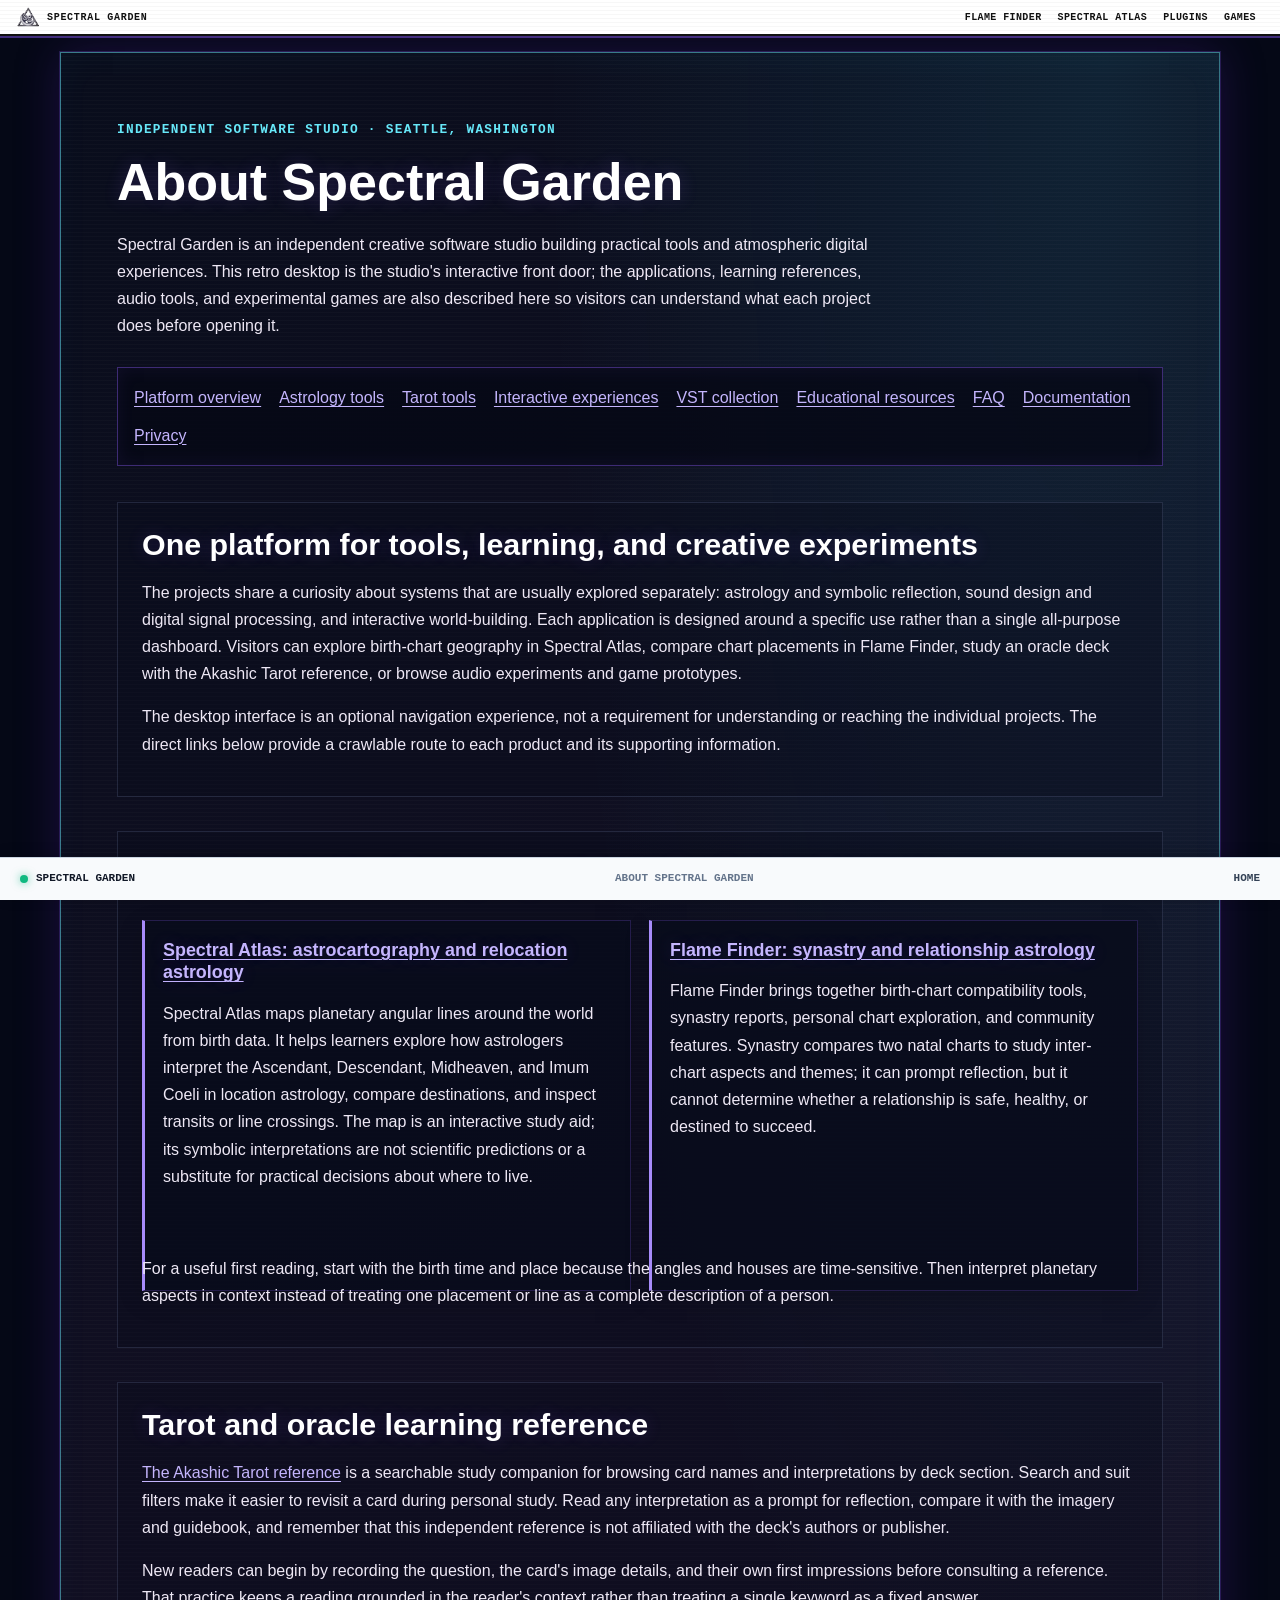
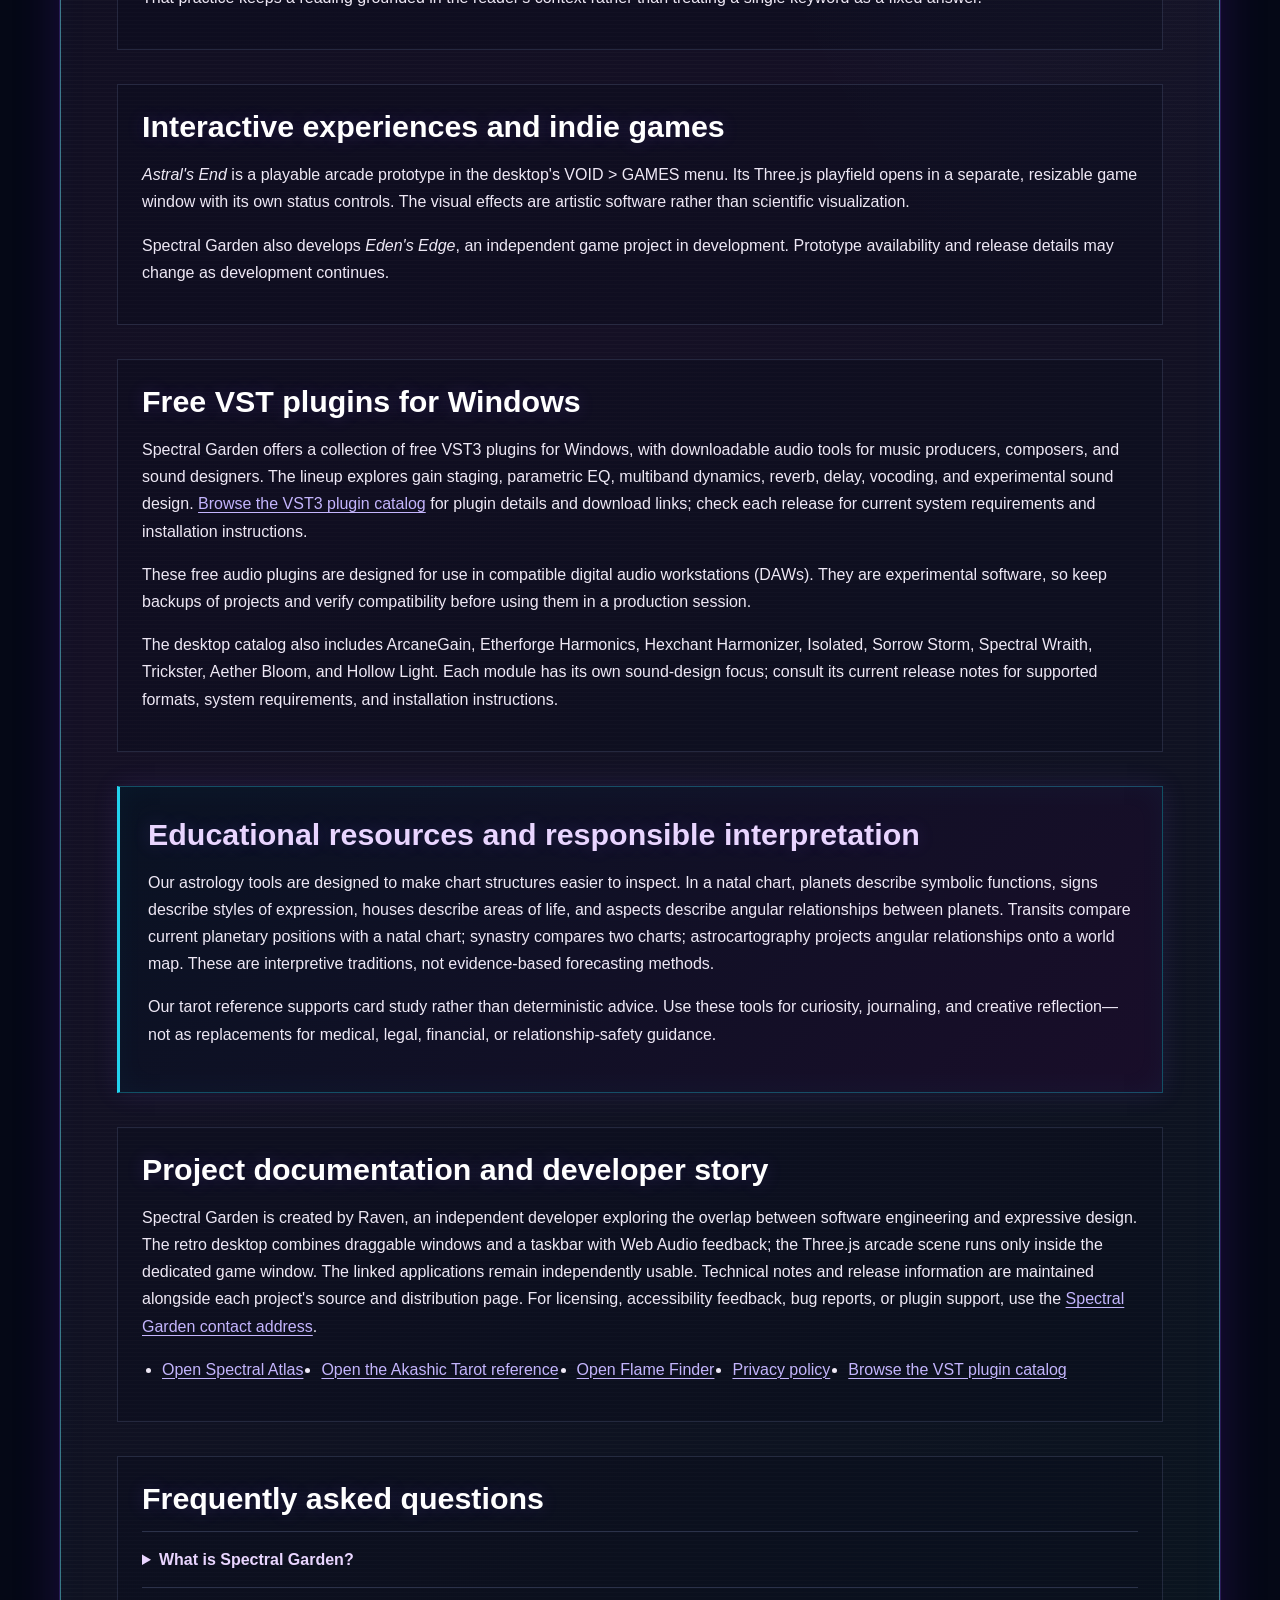
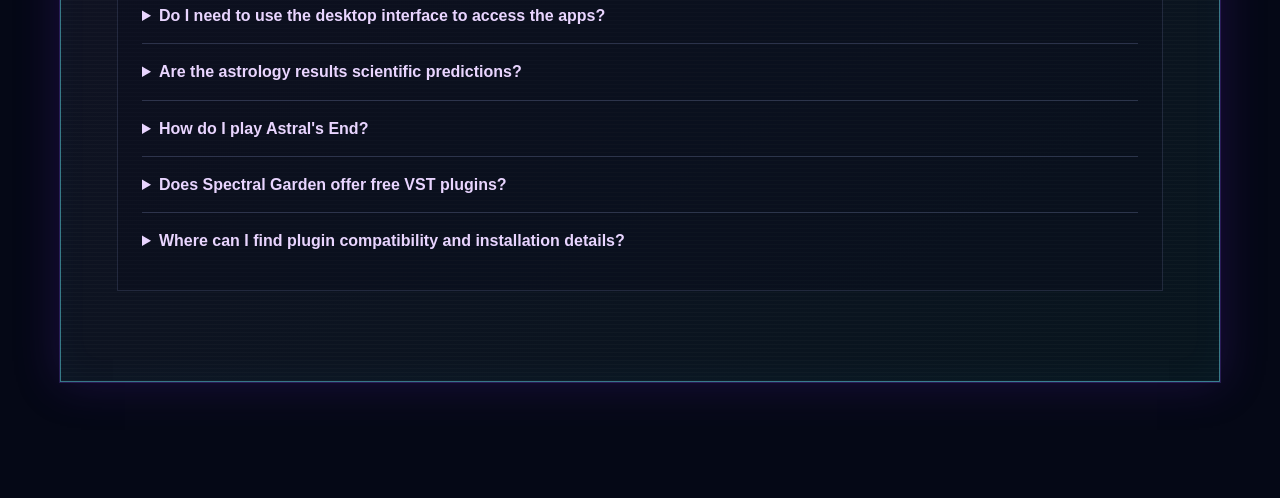
<file: about.html>
<!doctype html>
<html lang="en">
<head>
    <meta charset="utf-8">
    <meta name="viewport" content="width=device-width, initial-scale=1">
    <title>About Spectral Garden | Independent Creative Software Studio</title>
    <meta name="description" content="Learn about Spectral Garden's astrology and tarot study tools, audio plugins, and interactive creative projects.">
    <meta name="author" content="Raven - Spectral Garden">
    <meta name="robots" content="index,follow">
    <link rel="canonical" href="https://spectralgarden.net/about.html">
    <link rel="icon" type="image/png" href="assets/images/sglogo.png">
    <link rel="stylesheet" href="seo-content.css">
    <style>
        body {
            margin: 0;
            min-height: 100vh;
            background: #050816;
        }
    </style>
</head>
<body class="site-guide-page">
    <header class="site-app-header">
        <a class="site-app-brand" href="https://spectralgarden.net/" aria-label="Spectral Garden home">
            <img src="assets/images/sglogo.png" alt="">
            <span>SPECTRAL GARDEN</span>
        </a>
        <nav class="site-app-links" aria-label="Spectral Garden apps">
            <a href="https://flamefinder.spectralgarden.net/" target="_blank" rel="noopener noreferrer">FLAME FINDER</a>
            <a href="https://spectralatlas.spectralgarden.net/" target="_blank" rel="noopener noreferrer">SPECTRAL ATLAS</a>
            <a href="plugins.html">PLUGINS</a>
            <a href="games.html">GAMES</a>
        </nav>
    </header>
    <main class="site-guide site-guide--page" aria-labelledby="site-guide-title">
        <header class="site-guide__intro">
            <p class="site-guide__eyebrow">Independent software studio · Seattle, Washington</p>
            <h1 id="site-guide-title">About Spectral Garden</h1>
            <p>Spectral Garden is an independent creative software studio building practical tools and atmospheric digital experiences. This retro desktop is the studio's interactive front door; the applications, learning references, audio tools, and experimental games are also described here so visitors can understand what each project does before opening it.</p>
        </header>

        <nav class="site-guide__nav" aria-label="Spectral Garden site guide">
            <a href="#platform">Platform overview</a>
            <a href="#astrology-tools">Astrology tools</a>
            <a href="#tarot-tools">Tarot tools</a>
            <a href="#experiences">Interactive experiences</a>
            <a href="#plugins">VST collection</a>
            <a href="#learning">Educational resources</a>
            <a href="#faq">FAQ</a>
            <a href="#documentation">Documentation</a>
            <a href="privacy-policy.html">Privacy</a>
        </nav>

        <section id="platform" class="site-guide__section">
            <h2>One platform for tools, learning, and creative experiments</h2>
            <p>The projects share a curiosity about systems that are usually explored separately: astrology and symbolic reflection, sound design and digital signal processing, and interactive world-building. Each application is designed around a specific use rather than a single all-purpose dashboard. Visitors can explore birth-chart geography in Spectral Atlas, compare chart placements in Flame Finder, study an oracle deck with the Akashic Tarot reference, or browse audio experiments and game prototypes.</p>
            <p>The desktop interface is an optional navigation experience, not a requirement for understanding or reaching the individual projects. The direct links below provide a crawlable route to each product and its supporting information.</p>
        </section>

        <section id="astrology-tools" class="site-guide__section">
            <h2>Astrology tools: chart geography and relationship patterns</h2>
            <article class="site-guide__card">
                <h3><a href="https://spectralatlas.spectralgarden.net/">Spectral Atlas: astrocartography and relocation astrology</a></h3>
                <p>Spectral Atlas maps planetary angular lines around the world from birth data. It helps learners explore how astrologers interpret the Ascendant, Descendant, Midheaven, and Imum Coeli in location astrology, compare destinations, and inspect transits or line crossings. The map is an interactive study aid; its symbolic interpretations are not scientific predictions or a substitute for practical decisions about where to live.</p>
            </article>
            <article class="site-guide__card">
                <h3><a href="https://flamefinder.spectralgarden.net/">Flame Finder: synastry and relationship astrology</a></h3>
                <p>Flame Finder brings together birth-chart compatibility tools, synastry reports, personal chart exploration, and community features. Synastry compares two natal charts to study inter-chart aspects and themes; it can prompt reflection, but it cannot determine whether a relationship is safe, healthy, or destined to succeed.</p>
            </article>
            <p>For a useful first reading, start with the birth time and place because the angles and houses are time-sensitive. Then interpret planetary aspects in context instead of treating one placement or line as a complete description of a person.</p>
        </section>

        <section id="tarot-tools" class="site-guide__section">
            <h2>Tarot and oracle learning reference</h2>
            <p><a href="https://akashictarot.spectralgarden.net/">The Akashic Tarot reference</a> is a searchable study companion for browsing card names and interpretations by deck section. Search and suit filters make it easier to revisit a card during personal study. Read any interpretation as a prompt for reflection, compare it with the imagery and guidebook, and remember that this independent reference is not affiliated with the deck's authors or publisher.</p>
            <p>New readers can begin by recording the question, the card's image details, and their own first impressions before consulting a reference. That practice keeps a reading grounded in the reader's context rather than treating a single keyword as a fixed answer.</p>
        </section>

        <section id="experiences" class="site-guide__section">
            <h2>Interactive experiences and indie games</h2>
            <p><em>Astral's End</em> is a playable arcade prototype in the desktop's VOID &gt; GAMES menu. Its Three.js playfield opens in a separate, resizable game window with its own status controls. The visual effects are artistic software rather than scientific visualization.</p>
            <p>Spectral Garden also develops <em>Eden's Edge</em>, an independent game project in development. Prototype availability and release details may change as development continues.</p>
        </section>

        <section id="plugins" class="site-guide__section">
            <h2>Free VST plugins for Windows</h2>
            <p>Spectral Garden offers a collection of free VST3 plugins for Windows, with downloadable audio tools for music producers, composers, and sound designers. The lineup explores gain staging, parametric EQ, multiband dynamics, reverb, delay, vocoding, and experimental sound design. <a href="plugins.html">Browse the VST3 plugin catalog</a> for plugin details and download links; check each release for current system requirements and installation instructions.</p>
            <p>These free audio plugins are designed for use in compatible digital audio workstations (DAWs). They are experimental software, so keep backups of projects and verify compatibility before using them in a production session.</p>
            <p>The desktop catalog also includes ArcaneGain, Etherforge Harmonics, Hexchant Harmonizer, Isolated, Sorrow Storm, Spectral Wraith, Trickster, Aether Bloom, and Hollow Light. Each module has its own sound-design focus; consult its current release notes for supported formats, system requirements, and installation instructions.</p>
        </section>

        <section id="learning" class="site-guide__section">
            <h2>Educational resources and responsible interpretation</h2>
            <p>Our astrology tools are designed to make chart structures easier to inspect. In a natal chart, planets describe symbolic functions, signs describe styles of expression, houses describe areas of life, and aspects describe angular relationships between planets. Transits compare current planetary positions with a natal chart; synastry compares two charts; astrocartography projects angular relationships onto a world map. These are interpretive traditions, not evidence-based forecasting methods.</p>
            <p>Our tarot reference supports card study rather than deterministic advice. Use these tools for curiosity, journaling, and creative reflection—not as replacements for medical, legal, financial, or relationship-safety guidance.</p>
        </section>

        <section id="documentation" class="site-guide__section">
            <h2>Project documentation and developer story</h2>
            <p>Spectral Garden is created by Raven, an independent developer exploring the overlap between software engineering and expressive design. The retro desktop combines draggable windows and a taskbar with Web Audio feedback; the Three.js arcade scene runs only inside the dedicated game window. The linked applications remain independently usable. Technical notes and release information are maintained alongside each project's source and distribution page. For licensing, accessibility feedback, bug reports, or plugin support, use the <a href="mailto:raven@spectralgarden.net">Spectral Garden contact address</a>.</p>
            <ul class="site-guide__links">
                <li><a href="https://spectralatlas.spectralgarden.net/">Open Spectral Atlas</a></li>
                <li><a href="https://akashictarot.spectralgarden.net/">Open the Akashic Tarot reference</a></li>
                <li><a href="https://flamefinder.spectralgarden.net/">Open Flame Finder</a></li>
                <li><a href="privacy-policy.html">Privacy policy</a></li>
                <li><a href="plugins.html">Browse the VST plugin catalog</a></li>
            </ul>
        </section>

        <section id="faq" class="site-guide__section">
            <h2>Frequently asked questions</h2>
            <details><summary>What is Spectral Garden?</summary><p>It is an independent software studio and project hub for astrology and tarot study tools, audio plugins, and experimental interactive media.</p></details>
            <details><summary>Do I need to use the desktop interface to access the apps?</summary><p>No. The direct application links in this guide open Spectral Atlas, Flame Finder, and the Akashic Tarot reference without using the desktop menus.</p></details>
            <details><summary>Are the astrology results scientific predictions?</summary><p>No. Astrology is a symbolic interpretive practice. The calculations map astronomical positions into an astrological framework, but the interpretations are not scientifically validated predictions.</p></details>
            <details><summary>How do I play Astral's End?</summary><p>Open VOID, choose GAMES, and select Astral's End. The game opens in a resizable window with its own stats and controls; drag and release the core to launch it.</p></details>
            <details><summary>Does Spectral Garden offer free VST plugins?</summary><p>Yes. Spectral Garden offers free VST3 plugins for Windows. Open the VST catalog to browse available audio plugins and their download links. Check each plugin's release information for current system requirements and installation details.</p></details>
            <details><summary>Where can I find plugin compatibility and installation details?</summary><p>Consult the release information associated with each plugin before installing it. Compatibility and platform support depend on the current release.</p></details>
        </section>
    </main>
    <footer class="site-guide-taskbar">
        <span class="site-guide-taskbar__brand"><span class="site-guide-taskbar__online-dot" aria-hidden="true"></span> SPECTRAL GARDEN</span>
        <span class="site-guide-taskbar__crumb">ABOUT SPECTRAL GARDEN</span>
        <a href="https://spectralgarden.net/">HOME</a>
    </footer>
</body>
</html>
</file>
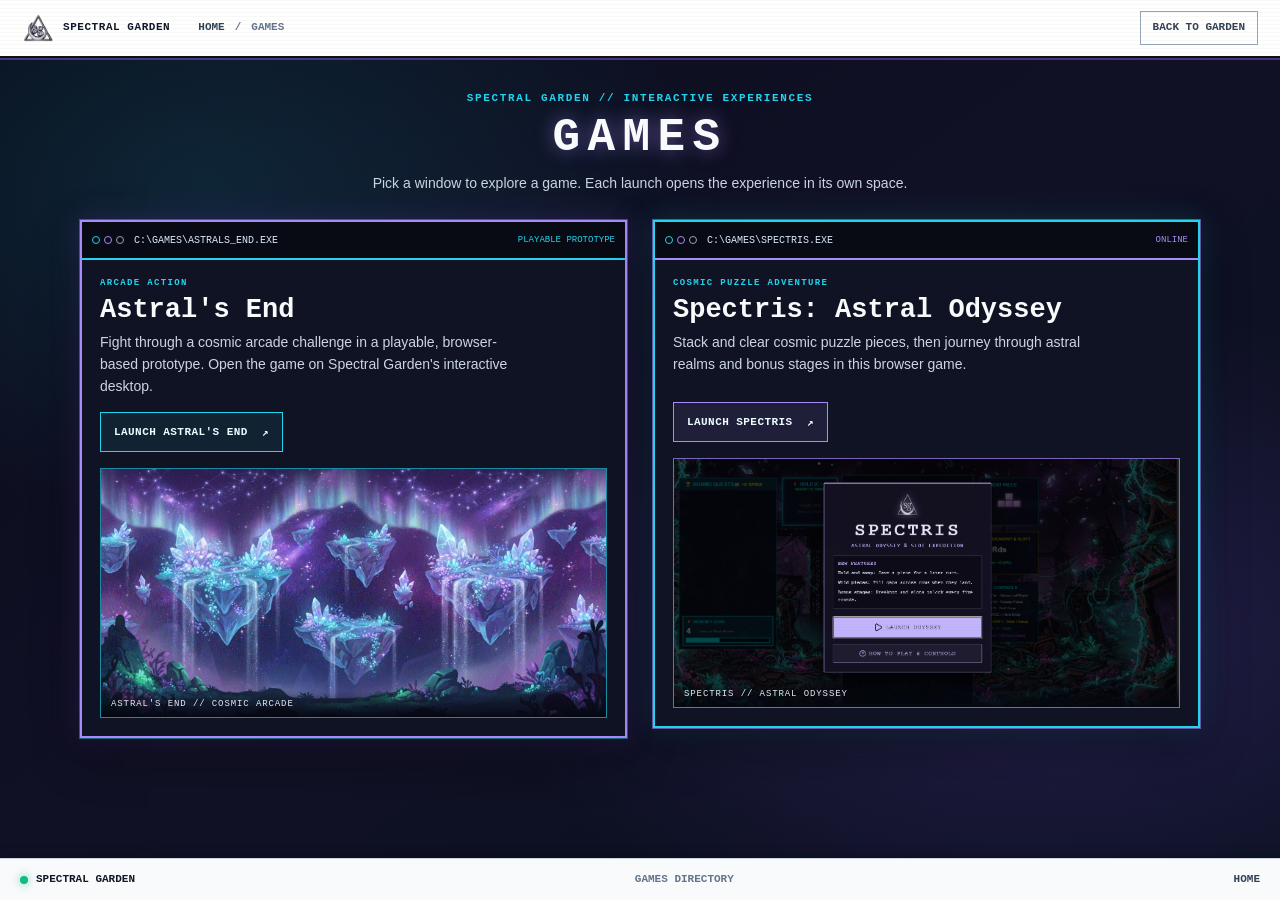
<file: games.html>
<!DOCTYPE html>
<html lang="en">
<head>
    <meta charset="UTF-8">
    <meta name="viewport" content="width=device-width, initial-scale=1.0">
    <meta name="description" content="Explore and launch games from Spectral Garden, including Astral's End and Spectris: Astral Odyssey.">
    <meta name="author" content="Raven - Spectral Garden">
    <meta name="robots" content="index, follow, max-snippet:-1, max-image-preview:large">
    <link rel="canonical" href="https://spectralgarden.net/games.html">
    <meta property="og:title" content="Games | Spectral Garden">
    <meta property="og:description" content="Explore and launch games from Spectral Garden, including Astral's End and Spectris: Astral Odyssey.">
    <meta property="og:type" content="website">
    <meta property="og:url" content="https://spectralgarden.net/games.html">
    <meta property="og:image" content="https://spectralgarden.net/assets/images/backgrounds/astral_nebula_grove_bg.png">
    <title>Games | Spectral Garden</title>
    <link rel="icon" type="image/png" href="assets/images/sglogo.png">
    <link rel="stylesheet" href="games.css">
</head>
<body>
    <a class="skip-link" href="#games">Skip to games</a>
    <header class="games-topbar">
        <a class="games-brand" href="https://spectralgarden.net/" aria-label="Spectral Garden home">
            <img src="assets/images/sglogo.png" alt="">
            <span>SPECTRAL GARDEN</span>
        </a>
        <nav class="games-breadcrumbs" aria-label="Breadcrumb">
            <a href="https://spectralgarden.net/">HOME</a>
            <span aria-hidden="true">/</span>
            <span aria-current="page">GAMES</span>
        </nav>
        <a class="games-back-link" href="https://spectralgarden.net/">BACK TO GARDEN</a>
    </header>

    <main class="games-desktop" id="games">
        <section class="games-intro" aria-labelledby="games-title">
            <p class="games-eyebrow">SPECTRAL GARDEN // INTERACTIVE EXPERIENCES</p>
            <h1 id="games-title">GAMES</h1>
            <p>Pick a window to explore a game. Each launch opens the experience in its own space.</p>
        </section>

        <div class="games-window-grid">
            <article class="game-window" aria-labelledby="astrals-end-title">
                <header class="game-window__bar">
                    <span class="game-window__lights" aria-hidden="true"><i></i><i></i><i></i></span>
                    <span class="game-window__filename">C:\GAMES\ASTRALS_END.EXE</span>
                    <span class="game-window__status">PLAYABLE PROTOTYPE</span>
                </header>
                <div class="game-window__body">
                    <div class="game-window__info">
                        <div>
                            <p class="game-window__kicker">ARCADE ACTION</p>
                            <h2 id="astrals-end-title">Astral's End</h2>
                            <p>Fight through a cosmic arcade challenge in a playable, browser-based prototype. Open the game on Spectral Garden's interactive desktop.</p>
                        </div>
                        <a class="game-launch" href="https://spectralgarden.net/?launch=astrals-end">LAUNCH ASTRAL'S END <span aria-hidden="true">↗</span></a>
                    </div>
                    <figure class="game-window__preview">
                        <img src="assets/images/backgrounds/astral_nebula_grove_bg.png" alt="Luminous floating islands beneath a violet and teal starfield" loading="lazy">
                        <figcaption>ASTRAL'S END // COSMIC ARCADE</figcaption>
                    </figure>
                </div>
            </article>

            <article class="game-window game-window--spectris" aria-labelledby="spectris-title">
                <header class="game-window__bar">
                    <span class="game-window__lights" aria-hidden="true"><i></i><i></i><i></i></span>
                    <span class="game-window__filename">C:\GAMES\SPECTRIS.EXE</span>
                    <span class="game-window__status">ONLINE</span>
                </header>
                <div class="game-window__body">
                    <div class="game-window__info">
                        <div>
                            <p class="game-window__kicker">COSMIC PUZZLE ADVENTURE</p>
                            <h2 id="spectris-title">Spectris: Astral Odyssey</h2>
                            <p>Stack and clear cosmic puzzle pieces, then journey through astral realms and bonus stages in this browser game.</p>
                        </div>
                        <a class="game-launch" href="https://spectris.spectralgarden.net/" target="_blank" rel="noopener noreferrer">LAUNCH SPECTRIS <span aria-hidden="true">↗</span></a>
                    </div>
                    <figure class="game-window__preview">
                        <img src="assets/images/spectrisscreenshot.png" alt="Spectris: Astral Odyssey title screen with a cosmic puzzle game preview" loading="lazy">
                        <figcaption>SPECTRIS // ASTRAL ODYSSEY</figcaption>
                    </figure>
                </div>
            </article>
        </div>
    </main>

    <footer class="games-taskbar">
        <span class="games-taskbar__brand"><span class="games-online-dot" aria-hidden="true"></span> SPECTRAL GARDEN</span>
        <span class="games-taskbar__crumb">GAMES DIRECTORY</span>
        <a href="https://spectralgarden.net/">HOME</a>
    </footer>
</body>
</html>
</file>
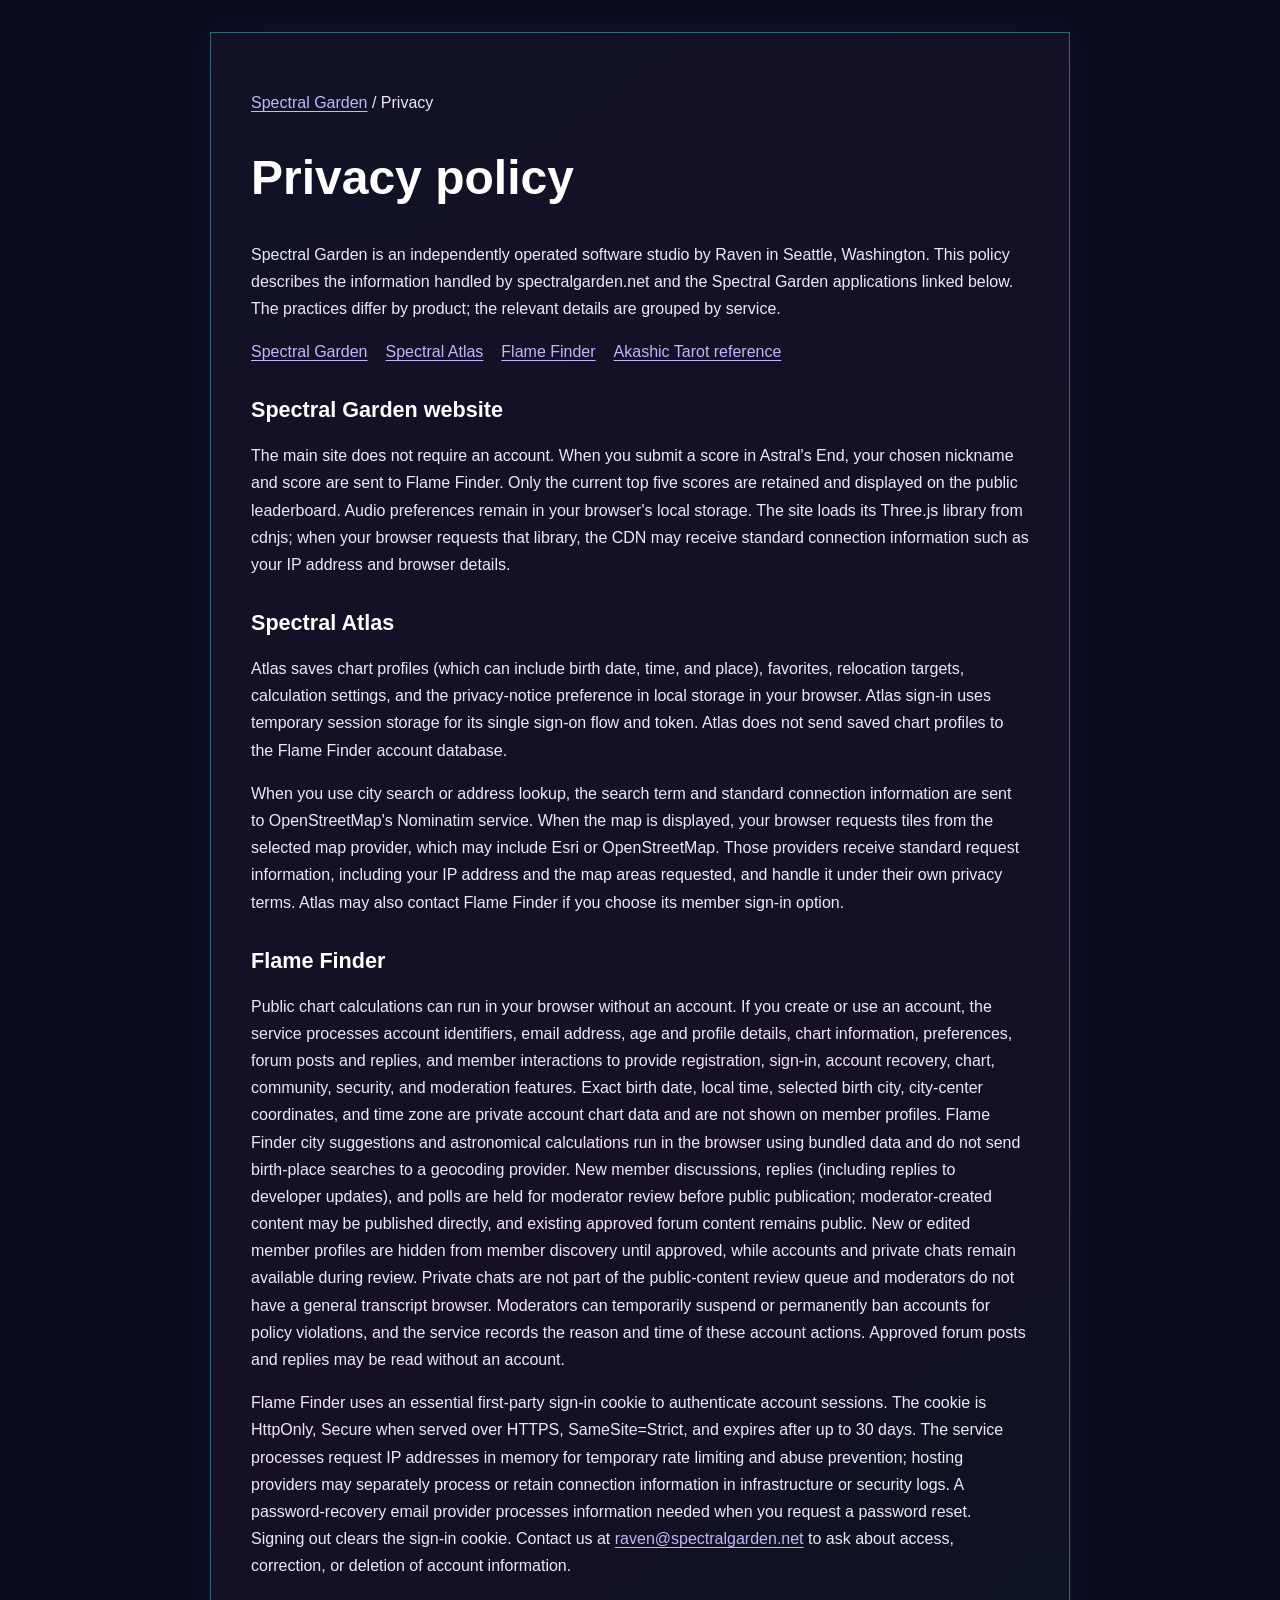
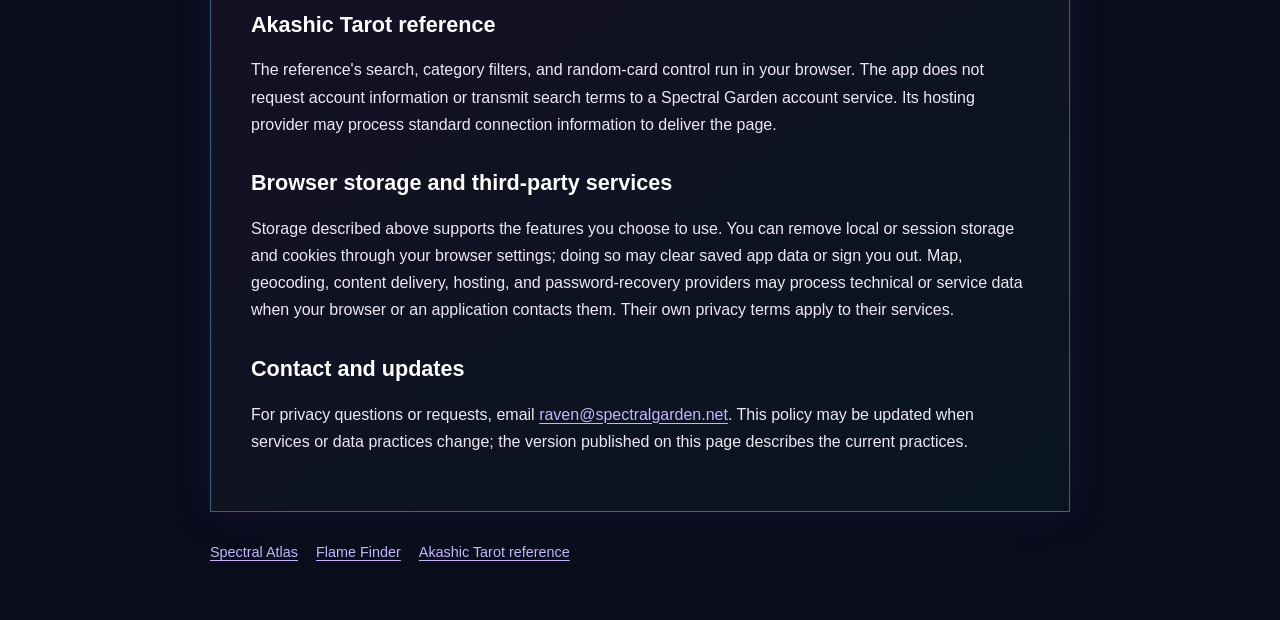
<file: privacy-policy.html>
<!doctype html>
<html lang="en">
<head>
    <meta charset="utf-8">
    <meta name="viewport" content="width=device-width, initial-scale=1">
    <title>Privacy Policy | Spectral Garden</title>
    <meta name="description" content="Learn how Spectral Garden handles browser storage, account information, and third-party services across its websites and applications.">
    <meta name="robots" content="index,follow">
    <link rel="icon" type="image/png" href="assets/images/sglogo.png">
    <link rel="canonical" href="https://spectralgarden.net/privacy-policy.html">
    <style>
        :root {
            color-scheme: dark;
            font-family: "Segoe UI", Arial, sans-serif;
            background: #090d1c;
            color: #eee8f5;
            line-height: 1.7;
        }
        body {
            box-sizing: border-box;
            width: min(100% - 32px, 860px);
            margin: 0 auto;
            padding: 32px 0 56px;
        }
        a { color: #c4b5fd; text-underline-offset: 3px; }
        a:hover, a:focus-visible { color: #67e8f9; }
        h1, h2 { color: #fff; line-height: 1.25; }
        h1 { font-size: clamp(2rem, 6vw, 3rem); }
        h2 { margin-top: 2rem; font-size: 1.35rem; }
        .policy-card {
            padding: clamp(20px, 5vw, 40px);
            border: 1px solid rgba(103, 232, 249, 0.4);
            background: linear-gradient(145deg, #111226, #151025 55%, #08151e);
            box-shadow: 0 0 36px rgba(76, 29, 149, 0.2);
        }
        .policy-nav { display: flex; flex-wrap: wrap; gap: 8px 18px; }
        footer { margin-top: 28px; color: #cbd5e1; font-size: 0.9rem; }
    </style>
</head>
<body>
    <main class="policy-card">
        <p><a href="https://spectralgarden.net/">Spectral Garden</a> / Privacy</p>
        <h1>Privacy policy</h1>
        <p>Spectral Garden is an independently operated software studio by Raven in Seattle, Washington. This policy describes the information handled by spectralgarden.net and the Spectral Garden applications linked below. The practices differ by product; the relevant details are grouped by service.</p>

        <nav class="policy-nav" aria-label="Applications covered by this policy">
            <a href="#main-site">Spectral Garden</a>
            <a href="#spectral-atlas">Spectral Atlas</a>
            <a href="#flame-finder">Flame Finder</a>
            <a href="#akashic-tarot">Akashic Tarot reference</a>
        </nav>

        <h2 id="main-site">Spectral Garden website</h2>
        <p>The main site does not require an account. When you submit a score in Astral's End, your chosen nickname and score are sent to Flame Finder. Only the current top five scores are retained and displayed on the public leaderboard. Audio preferences remain in your browser's local storage. The site loads its Three.js library from cdnjs; when your browser requests that library, the CDN may receive standard connection information such as your IP address and browser details.</p>

        <h2 id="spectral-atlas">Spectral Atlas</h2>
        <p>Atlas saves chart profiles (which can include birth date, time, and place), favorites, relocation targets, calculation settings, and the privacy-notice preference in local storage in your browser. Atlas sign-in uses temporary session storage for its single sign-on flow and token. Atlas does not send saved chart profiles to the Flame Finder account database.</p>
        <p>When you use city search or address lookup, the search term and standard connection information are sent to OpenStreetMap's Nominatim service. When the map is displayed, your browser requests tiles from the selected map provider, which may include Esri or OpenStreetMap. Those providers receive standard request information, including your IP address and the map areas requested, and handle it under their own privacy terms. Atlas may also contact Flame Finder if you choose its member sign-in option.</p>

        <h2 id="flame-finder">Flame Finder</h2>
        <p>Public chart calculations can run in your browser without an account. If you create or use an account, the service processes account identifiers, email address, age and profile details, chart information, preferences, forum posts and replies, and member interactions to provide registration, sign-in, account recovery, chart, community, security, and moderation features. Exact birth date, local time, selected birth city, city-center coordinates, and time zone are private account chart data and are not shown on member profiles. Flame Finder city suggestions and astronomical calculations run in the browser using bundled data and do not send birth-place searches to a geocoding provider. New member discussions, replies (including replies to developer updates), and polls are held for moderator review before public publication; moderator-created content may be published directly, and existing approved forum content remains public. New or edited member profiles are hidden from member discovery until approved, while accounts and private chats remain available during review. Private chats are not part of the public-content review queue and moderators do not have a general transcript browser. Moderators can temporarily suspend or permanently ban accounts for policy violations, and the service records the reason and time of these account actions. Approved forum posts and replies may be read without an account.</p>
        <p>Flame Finder uses an essential first-party sign-in cookie to authenticate account sessions. The cookie is HttpOnly, Secure when served over HTTPS, SameSite=Strict, and expires after up to 30 days. The service processes request IP addresses in memory for temporary rate limiting and abuse prevention; hosting providers may separately process or retain connection information in infrastructure or security logs. A password-recovery email provider processes information needed when you request a password reset. Signing out clears the sign-in cookie. Contact us at <a href="mailto:raven@spectralgarden.net">raven@spectralgarden.net</a> to ask about access, correction, or deletion of account information.
        </p>

        <h2 id="akashic-tarot">Akashic Tarot reference</h2>
        <p>The reference's search, category filters, and random-card control run in your browser. The app does not request account information or transmit search terms to a Spectral Garden account service. Its hosting provider may process standard connection information to deliver the page.</p>

        <h2 id="third-parties">Browser storage and third-party services</h2>
        <p>Storage described above supports the features you choose to use. You can remove local or session storage and cookies through your browser settings; doing so may clear saved app data or sign you out. Map, geocoding, content delivery, hosting, and password-recovery providers may process technical or service data when your browser or an application contacts them. Their own privacy terms apply to their services.</p>
        <h2>Contact and updates</h2>
        <p>For privacy questions or requests, email <a href="mailto:raven@spectralgarden.net">raven@spectralgarden.net</a>. This policy may be updated when services or data practices change; the version published on this page describes the current practices.</p>
    </main>
    <footer>
        <nav class="policy-nav" aria-label="Other Spectral Garden applications">
            <a href="https://spectralatlas.spectralgarden.net/">Spectral Atlas</a>
            <a href="https://flamefinder.spectralgarden.net/">Flame Finder</a>
            <a href="https://akashictarot.spectralgarden.net/">Akashic Tarot reference</a>
        </nav>
    </footer>
</body>
</html>
</file>
<file: seo-content.css>
.site-guide {
    position: relative;
    z-index: 9999;
    width: min(100% - 32px, 1040px);
    margin: 100vh auto 64px;
    padding: clamp(24px, 5vw, 56px);
    color: #eee8f5;
    background:
        repeating-linear-gradient(0deg, rgba(255, 255, 255, 0.018) 0 1px, transparent 1px 4px),
        radial-gradient(ellipse at 90% 0%, rgba(34, 211, 238, 0.1), transparent 38%),
        linear-gradient(145deg, #090d1c 0%, #151025 52%, #08151e 100%);
    border: 1px solid rgba(103, 232, 249, 0.48);
    box-shadow:
        0 0 0 1px rgba(139, 92, 246, 0.22),
        0 0 42px rgba(76, 29, 149, 0.32),
        inset 0 0 36px rgba(34, 211, 238, 0.035);
    font-family: "Segoe UI", Arial, sans-serif;
    line-height: 1.7;
    user-select: text;
    -webkit-user-drag: auto;
}

.site-guide.site-guide--page {
    box-sizing: border-box;
    margin-top: 16px;
    margin-bottom: 64px;
}

.site-guide-taskbar {
    position: fixed;
    z-index: 10002;
    right: 0;
    bottom: 0;
    left: 0;
    display: flex;
    align-items: center;
    justify-content: space-between;
    gap: 18px;
    min-height: 42px;
    padding: 0 20px;
    border-top: 1px solid #cbd5e1;
    background: #f8fafc;
    box-shadow: 0 -2px 12px rgba(0, 0, 0, 0.2);
    color: #111827;
    font: 700 11px/1.2 "Courier New", Courier, monospace;
}

.site-guide-taskbar__brand {
    display: inline-flex;
    align-items: center;
    gap: 8px;
}

.site-guide-taskbar__online-dot {
    width: 8px;
    height: 8px;
    border-radius: 50%;
    background: #10b981;
    box-shadow: 0 0 8px rgba(16, 185, 129, 0.65);
}

.site-guide-taskbar__crumb {
    color: #64748b;
}

.site-guide-taskbar a {
    color: #334155;
    text-decoration: none;
}

.site-guide-taskbar a:hover,
.site-guide-taskbar a:focus-visible {
    color: #6d28d9;
    text-decoration: underline;
}

body.site-guide-page {
    padding-bottom: 52px;
}

@media (max-width: 600px) {
    .site-guide-taskbar {
        padding: 0 12px;
        font-size: 9px;
    }

    .site-guide-taskbar__crumb {
        display: none;
    }
}

.site-app-header {
    box-sizing: border-box;
    position: sticky;
    top: 0;
    z-index: 10001;
    display: flex;
    align-items: center;
    justify-content: space-between;
    gap: 12px;
    width: 100%;
    height: 36px;
    padding: 0 16px;
    border-bottom: 2px solid #111;
    background: repeating-linear-gradient(0deg, #fff 0 3px, #f7f7f7 3px 4px);
    box-shadow: 0 2px 0 rgba(139, 92, 246, 0.45);
    font-family: "Courier New", Courier, monospace;
}

.site-app-brand,
.site-app-links a {
    color: #111;
    text-decoration: none;
}

.site-app-brand {
    display: flex;
    flex: 0 0 auto;
    align-items: center;
    gap: 7px;
    font-size: 10px;
    font-weight: 900;
    letter-spacing: 0.7px;
}

.site-app-brand img {
    width: 24px;
    height: 24px;
    object-fit: contain;
}

.site-app-links {
    display: flex;
    align-items: center;
    gap: 16px;
    margin-right: 8px;
    color: #6b21a8;
    font-size: 10px;
    font-weight: 700;
    letter-spacing: 0.4px;
}

.site-app-links a:hover,
.site-app-links a:focus-visible {
    color: #111;
    text-decoration: underline;
    text-underline-offset: 3px;
}

.site-guide__intro {
    max-width: 760px;
    margin-bottom: 28px;
}

.site-guide__eyebrow {
    color: #67e8f9;
    font: 600 0.8rem "Courier New", monospace;
    letter-spacing: 0.1em;
    text-transform: uppercase;
}

.site-guide h1,
.site-guide h2,
.site-guide h3 {
    color: #fff;
    line-height: 1.25;
    text-shadow: 0 0 18px rgba(139, 92, 246, 0.2);
}

.site-guide h1 {
    margin: 8px 0 16px;
    font-size: clamp(2rem, 5vw, 3.25rem);
}

.site-guide h2 {
    margin: 0 0 14px;
    font-size: clamp(1.35rem, 3vw, 1.9rem);
}

.site-guide h3 {
    margin: 0 0 8px;
    font-size: 1.12rem;
}

.site-guide p + p,
.site-guide p + ul {
    margin-top: 12px;
}

.site-guide__nav,
.site-guide__links {
    display: flex;
    flex-wrap: wrap;
    gap: 10px 18px;
}

.site-guide__nav {
    margin: 0 0 36px;
    padding: 16px;
    border: 1px solid rgba(139, 92, 246, 0.42);
    background: rgba(5, 8, 21, 0.82);
    box-shadow: inset 0 0 18px rgba(139, 92, 246, 0.08);
}

.site-guide a {
    color: #c4b5fd;
    text-decoration-thickness: 1px;
    text-underline-offset: 3px;
}

.site-guide a:hover,
.site-guide a:focus-visible {
    color: #67e8f9;
}

.site-guide__section {
    margin: 0 0 34px;
    scroll-margin-top: 20px;
}

.site-guide__card {
    margin: 14px 0;
    padding: 18px;
    border: 1px solid rgba(139, 92, 246, 0.22);
    border-left: 3px solid #a78bfa;
    background: rgba(8, 11, 28, 0.82);
    box-shadow: 0 8px 24px rgba(0, 0, 0, 0.16);
}

.site-guide__section#learning {
    padding: clamp(18px, 3vw, 28px);
    border: 1px solid rgba(34, 211, 238, 0.32);
    border-left: 3px solid #22d3ee;
    background: linear-gradient(135deg, rgba(9, 18, 35, 0.96), rgba(25, 13, 42, 0.96));
    box-shadow: inset 0 0 28px rgba(34, 211, 238, 0.045), 0 0 24px rgba(139, 92, 246, 0.12);
}

.site-guide__section#learning h2 {
    color: #e9d5ff;
}

.site-guide__links {
    padding-left: 20px;
}

.site-guide details {
    padding: 14px 0;
    border-top: 1px solid rgba(103, 116, 154, 0.35);
}

.site-guide summary {
    color: #e9d5ff;
    cursor: pointer;
    font-weight: 600;
}

.site-guide details p {
    margin-top: 8px;
}

@media (min-width: 900px) {
    .site-guide {
        width: min(100% - 48px, 1160px);
    }

    .site-guide__section {
        padding: 22px 24px;
        border: 1px solid rgba(103, 116, 154, 0.25);
        background: rgba(8, 11, 28, 0.38);
    }

    .site-guide__section#astrology-tools {
        display: grid;
        grid-template-columns: repeat(2, minmax(0, 1fr));
        gap: 0 18px;
    }

    .site-guide__section#astrology-tools > h2,
    .site-guide__section#astrology-tools > p {
        grid-column: 1 / -1;
    }

    .site-guide__card {
        height: 100%;
    }
}

@media (max-width: 768px) {
    .site-app-header {
        gap: 6px;
        padding: 0 10px;
    }

    .site-app-brand {
        gap: 5px;
        font-size: 8px;
        letter-spacing: 0;
    }

    .site-app-brand img {
        width: 21px;
        height: 21px;
    }

    .site-app-links {
        gap: 8px;
        font-size: 8px;
        letter-spacing: 0;
    }

    .site-guide {
        width: 100%;
        margin-top: 36px;
        padding: 24px 18px;
    }
}

@media (max-width: 380px) {
    .site-app-brand span {
        display: none;
    }

    .site-app-links {
        gap: 5px;
        margin-right: 0;
    }
}
</file>
<file: games.css>
:root {
    color-scheme: dark;
    font-family: "Courier New", Courier, monospace;
    background: #080b18;
    color: #e5e7eb;
    font-synthesis: none;
    text-rendering: optimizeLegibility;
    --teal: #22d3ee;
    --purple: #a78bfa;
    --panel: #101323;
}

* {
    box-sizing: border-box;
}

body {
    min-width: 320px;
    min-height: 100vh;
    margin: 0;
    padding: 58px 0 42px;
    background:
        radial-gradient(ellipse at 16% 20%, rgba(34, 211, 238, 0.12), transparent 34%),
        radial-gradient(ellipse at 84% 72%, rgba(139, 92, 246, 0.18), transparent 38%),
        linear-gradient(145deg, #080b18 0%, #111126 48%, #080f1d 100%);
}

a {
    color: inherit;
}

.skip-link {
    position: fixed;
    z-index: 10;
    top: 8px;
    left: 8px;
    padding: 8px 12px;
    transform: translateY(-160%);
    background: #fff;
    color: #111827;
}

.skip-link:focus {
    transform: translateY(0);
}

.games-topbar,
.games-taskbar {
    position: fixed;
    z-index: 5;
    right: 0;
    left: 0;
    display: flex;
    align-items: center;
    background: #f8fafc;
    color: #111827;
    font: 700 11px/1.2 "Courier New", Courier, monospace;
}

.games-topbar {
    top: 0;
    min-height: 58px;
    gap: 28px;
    padding: 0 22px;
    background: repeating-linear-gradient(0deg, #fff 0 3px, #f7f7f7 3px 4px);
    border-bottom: 2px solid #111;
    box-shadow: 0 2px 0 rgba(139, 92, 246, 0.45);
}

.games-brand {
    display: inline-flex;
    align-items: center;
    gap: 9px;
    color: #111827;
    letter-spacing: 0.05em;
    text-decoration: none;
    white-space: nowrap;
}

.games-brand img {
    width: 32px;
    height: 32px;
    object-fit: contain;
}

.games-breadcrumbs {
    display: flex;
    align-items: center;
    gap: 10px;
    color: #64748b;
}

.games-breadcrumbs a,
.games-back-link,
.games-taskbar a {
    color: #334155;
    text-decoration: none;
}

.games-breadcrumbs a:hover,
.games-back-link:hover,
.games-taskbar a:hover {
    color: #6d28d9;
    text-decoration: underline;
}

.games-back-link {
    margin-left: auto;
    padding: 9px 12px;
    border: 1px solid #94a3b8;
}

.games-desktop {
    width: min(1120px, calc(100% - 40px));
    margin: 0 auto;
    padding: 34px 0 56px;
}

.games-intro {
    margin: 0 0 26px;
    text-align: center;
}

.games-eyebrow,
.game-window__kicker {
    margin: 0;
    color: var(--teal);
    font-size: 11px;
    font-weight: 700;
    letter-spacing: 0.15em;
}

.games-intro h1 {
    margin: 8px 0;
    color: #f8fafc;
    font-size: clamp(30px, 5vw, 46px);
    letter-spacing: 0.16em;
    text-shadow: 0 0 18px rgba(167, 139, 250, 0.52);
}

.games-intro > p:last-child {
    margin: 0 auto;
    max-width: 580px;
    color: #cbd5e1;
    font: 14px/1.6 Arial, sans-serif;
}

.games-window-grid {
    display: grid;
    grid-template-columns: repeat(2, minmax(0, 1fr));
    align-items: start;
    gap: 26px;
}

.game-window {
    min-width: 0;
    overflow: hidden;
    border: 2px solid var(--purple);
    background: var(--panel);
    box-shadow:
        0 0 0 1px rgba(34, 211, 238, 0.42),
        0 16px 44px rgba(0, 0, 0, 0.42),
        0 0 28px rgba(139, 92, 246, 0.22);
}

.game-window--spectris {
    border-color: var(--teal);
    box-shadow:
        0 0 0 1px rgba(167, 139, 250, 0.55),
        0 16px 44px rgba(0, 0, 0, 0.42),
        0 0 28px rgba(34, 211, 238, 0.18);
}

.game-window__bar {
    display: flex;
    min-height: 38px;
    align-items: center;
    gap: 10px;
    padding: 6px 10px;
    border-bottom: 2px solid var(--teal);
    background: #080b14;
    color: #dbeafe;
    font-size: 10px;
}

.game-window--spectris .game-window__bar {
    border-bottom-color: var(--purple);
}

.game-window__lights {
    display: inline-flex;
    gap: 4px;
}

.game-window__lights i {
    width: 8px;
    height: 8px;
    border: 1px solid var(--teal);
    border-radius: 50%;
}

.game-window__lights i:nth-child(2) {
    border-color: var(--purple);
}

.game-window__lights i:nth-child(3) {
    border-color: #94a3b8;
}

.game-window__filename {
    overflow: hidden;
    text-overflow: ellipsis;
    white-space: nowrap;
}

.game-window__status {
    margin-left: auto;
    color: var(--teal);
    font-size: 9px;
    white-space: nowrap;
}

.game-window--spectris .game-window__status {
    color: var(--purple);
}

.game-window__body {
    display: grid;
    gap: 16px;
    padding: 18px;
}

.game-window__info {
    display: flex;
    min-height: 164px;
    flex-direction: column;
    align-items: flex-start;
    justify-content: space-between;
    gap: 15px;
}

.game-window__kicker {
    font-size: 9px;
}

.game-window__info h2 {
    margin: 7px 0;
    color: #f8fafc;
    font-size: clamp(20px, 2.4vw, 27px);
}

.game-window__info p:not(.game-window__kicker) {
    max-width: 54ch;
    margin: 0;
    color: #cbd5e1;
    font: 14px/1.55 Arial, sans-serif;
}

.game-launch {
    display: inline-flex;
    min-height: 40px;
    align-items: center;
    gap: 14px;
    padding: 9px 13px;
    border: 1px solid var(--teal);
    background: rgba(34, 211, 238, 0.08);
    color: #ecfeff;
    font-size: 11px;
    font-weight: 700;
    letter-spacing: 0.04em;
    text-decoration: none;
    transition: background-color 140ms ease, box-shadow 140ms ease;
}

.game-window--spectris .game-launch {
    border-color: var(--purple);
    background: rgba(167, 139, 250, 0.1);
}

.game-launch:hover,
.game-launch:focus-visible {
    background: rgba(34, 211, 238, 0.2);
    box-shadow: 0 0 14px rgba(34, 211, 238, 0.3);
}

.game-window--spectris .game-launch:hover,
.game-window--spectris .game-launch:focus-visible {
    background: rgba(167, 139, 250, 0.22);
    box-shadow: 0 0 14px rgba(167, 139, 250, 0.35);
}

.game-launch:focus-visible,
.games-topbar a:focus-visible,
.games-taskbar a:focus-visible {
    outline: 2px solid #fff;
    outline-offset: 3px;
}

.game-window__preview {
    position: relative;
    height: clamp(180px, 22vw, 250px);
    overflow: hidden;
    margin: 0;
    border: 1px solid rgba(34, 211, 238, 0.65);
    background: #050814;
}

.game-window--spectris .game-window__preview {
    border-color: rgba(167, 139, 250, 0.72);
}

.game-window__preview img {
    display: block;
    width: 100%;
    height: 100%;
    object-fit: cover;
}

.game-window--spectris .game-window__preview img {
    object-position: center 42%;
}

.game-window__preview figcaption {
    position: absolute;
    right: 0;
    bottom: 0;
    left: 0;
    padding: 8px 10px;
    background: linear-gradient(transparent, rgba(4, 7, 16, 0.92));
    color: #e2e8f0;
    font-size: 9px;
    letter-spacing: 0.1em;
}

.games-taskbar {
    bottom: 0;
    min-height: 42px;
    justify-content: space-between;
    gap: 18px;
    padding: 0 20px;
    border-top: 1px solid #cbd5e1;
    box-shadow: 0 -2px 12px rgba(0, 0, 0, 0.2);
}

.games-taskbar__brand {
    display: inline-flex;
    align-items: center;
    gap: 8px;
}

.games-online-dot {
    width: 8px;
    height: 8px;
    border-radius: 50%;
    background: #10b981;
    box-shadow: 0 0 8px rgba(16, 185, 129, 0.65);
}

.games-taskbar__crumb {
    color: #64748b;
}

@media (max-width: 760px) {
    body {
        padding-top: 58px;
    }

    .games-topbar {
        gap: 14px;
        padding: 0 12px;
    }

    .games-brand span {
        display: none;
    }

    .games-brand img {
        width: 30px;
        height: 30px;
    }

    .games-breadcrumbs {
        gap: 7px;
    }

    .games-back-link {
        padding: 8px;
        font-size: 9px;
    }

    .games-desktop {
        width: min(540px, calc(100% - 24px));
        padding-top: 26px;
    }

    .games-intro {
        margin-bottom: 20px;
    }

    .games-window-grid {
        grid-template-columns: minmax(0, 1fr);
        gap: 20px;
    }

    .game-window__info {
        min-height: 0;
    }

    .game-window__preview {
        height: clamp(190px, 58vw, 290px);
    }

    .games-taskbar {
        padding: 0 12px;
        font-size: 9px;
    }
}

@media (prefers-reduced-motion: reduce) {
    *,
    *::before,
    *::after {
        scroll-behavior: auto !important;
        transition-duration: 0.01ms !important;
    }
}
</file>
